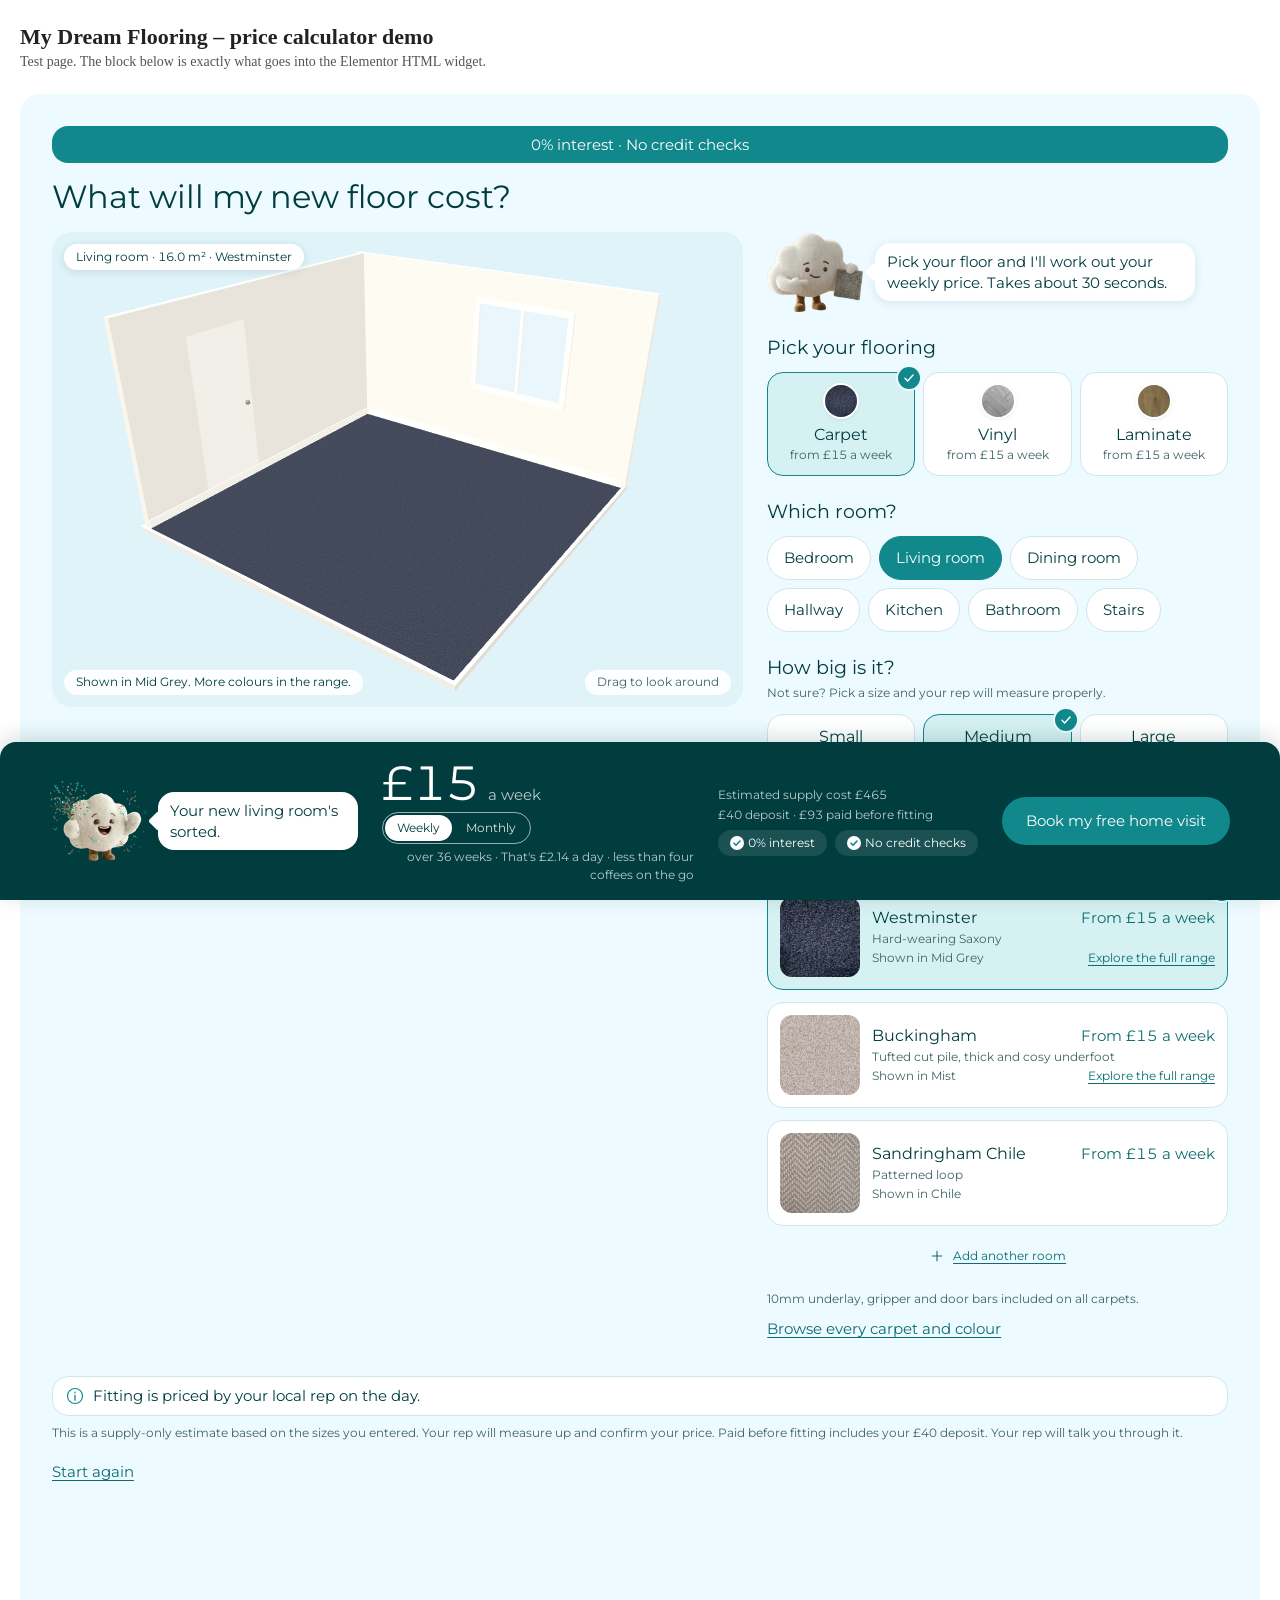
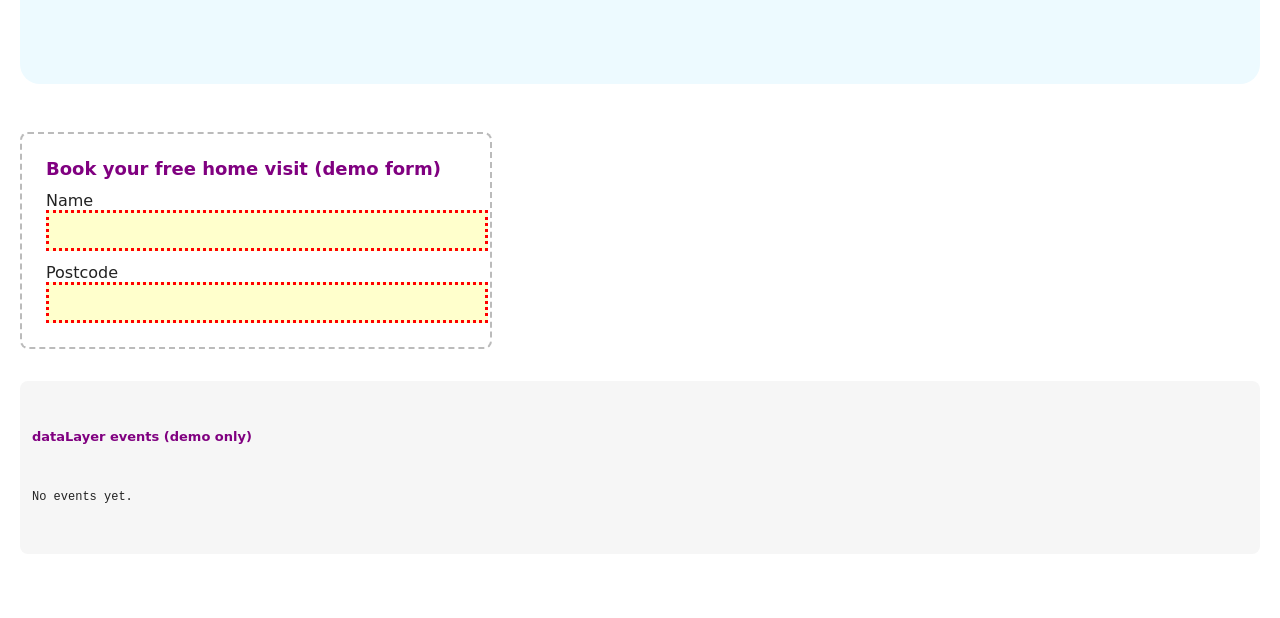
<file: index.html>
<!doctype html>
<html lang="en-GB">
<head>
  <meta charset="utf-8">
  <meta name="viewport" content="width=device-width, initial-scale=1">
  <title>MDF Price Calculator – demo</title>
  <meta name="robots" content="noindex">
  <style>
    /* Demo page styles only. The calculator does not depend on any of this. */
    body { margin: 0; font-family: Georgia, serif; background: #fff; color: #222; }
    .demo-wrap { padding: 24px 16px 64px; max-width: 1240px; margin: 0 auto; }
    .demo-head h1 { font-size: 22px; margin: 0 0 4px; }
    .demo-head p { margin: 0 0 24px; color: #555; font-size: 14px; }
    .demo-log { margin-top: 32px; font: 12px/1.5 ui-monospace, Menlo, Consolas, monospace; background: #f6f6f6; border-radius: 8px; padding: 12px; max-height: 260px; overflow: auto; white-space: pre-wrap; word-break: break-word; }
    .demo-booking { margin-top: 48px; padding: 24px; border: 2px dashed #bbb; border-radius: 8px; font-family: system-ui, sans-serif; display: grid; gap: 12px; max-width: 420px; }
    .demo-booking h2 { margin: 0; font-size: 18px; }
    .demo-booking input { display: block; width: 100%; padding: 8px; font: inherit; }
    .demo-log h2 { font: 600 13px system-ui, sans-serif; margin: 0 0 8px; }

    /* Deliberately aggressive "theme" rules, like a WordPress theme or Elementor
       kit might have. If the calculator's scoping works, none of this shows up
       inside it. */
    button, [type="button"] { background: #c00; color: #ff0; font-weight: 700; text-transform: uppercase; border: 3px solid #000; padding: 20px; }
    input, select { border: 3px dotted red; background: #ffc; font-family: "Comic Sans MS", cursive; }
    h2, h3 { font-weight: 800; color: purple; margin: 2em 0; }
    ul li { list-style: square; margin-left: 2em; }
    a { color: red; font-weight: 700; }
  </style>
</head>
<body>
  <div class="demo-wrap">
    <header class="demo-head">
      <h1>My Dream Flooring – price calculator demo</h1>
      <p>Test page. The block below is exactly what goes into the Elementor HTML widget.</p>
    </header>

    <!-- ===== Elementor HTML widget contents start ===== -->
    <div id="mdf-price-calculator"></div>
    <link rel="stylesheet" href="price-calculator.css">
    <script src="price-calculator.js" defer></script>
    <!-- ===== Elementor HTML widget contents end ===== -->

    <!-- Demo only: stands in for the inline booking form on the live page (CSS ID mdfc-booking) -->
    <section id="mdfc-booking" class="demo-booking" aria-label="Book a free home visit (demo form)">
      <h2>Book your free home visit (demo form)</h2>
      <label>Name <input type="text" name="name" autocomplete="name"></label>
      <label>Postcode <input type="text" name="postcode" autocomplete="postal-code"></label>
    </section>

    <section class="demo-log" aria-label="Tracking log">
      <h2>dataLayer events (demo only)</h2>
      <div id="demo-log-body">No events yet.</div>
    </section>
  </div>

  <script>
    // Demo only: show what the calculator pushes to window.dataLayer.
    // Hotjar (window.hj) is intentionally NOT loaded, to prove it's optional.
    (function () {
      var out = document.getElementById("demo-log-body");
      var first = true;
      window.dataLayer = window.dataLayer || [];
      var push = window.dataLayer.push;
      window.dataLayer.push = function (obj) {
        if (first) { out.textContent = ""; first = false; }
        out.textContent = JSON.stringify(obj) + "\n" + out.textContent;
        return push.apply(window.dataLayer, arguments);
      };
    })();
  </script>
</body>
</html>
</file>
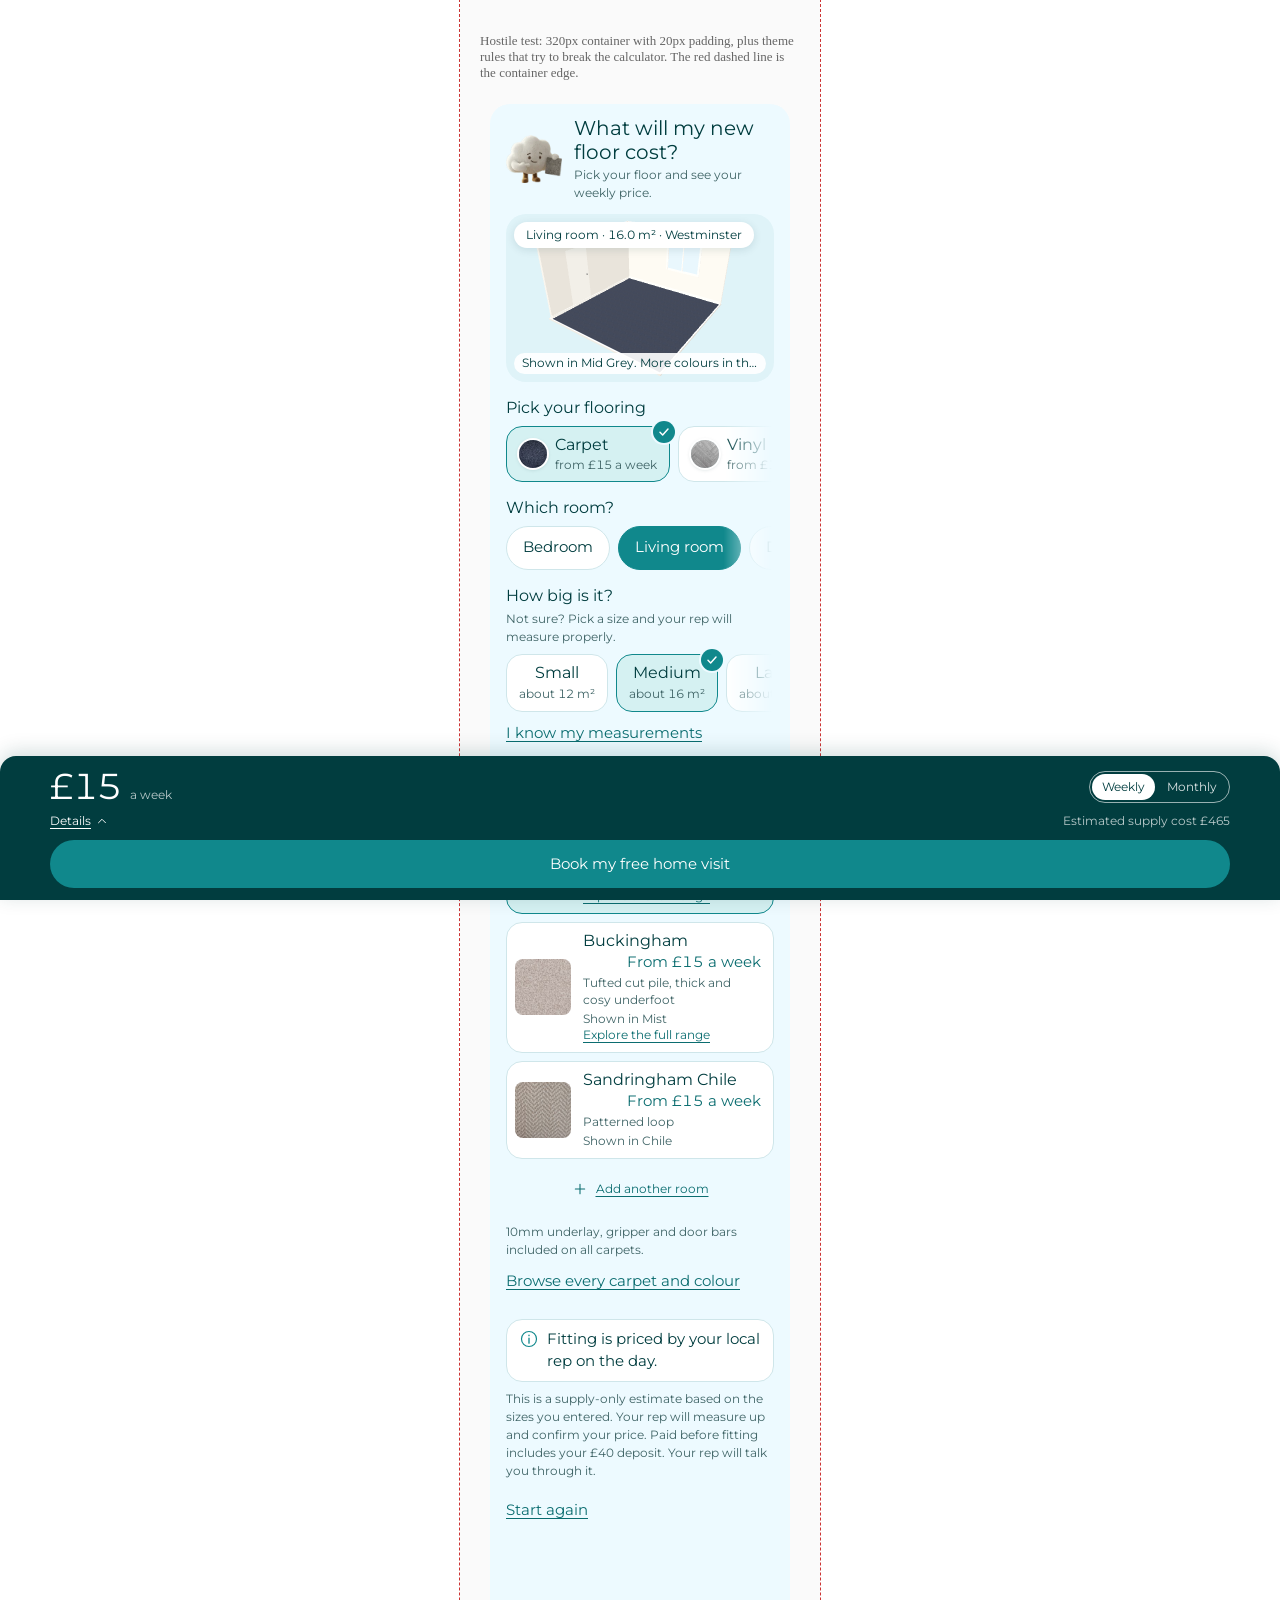
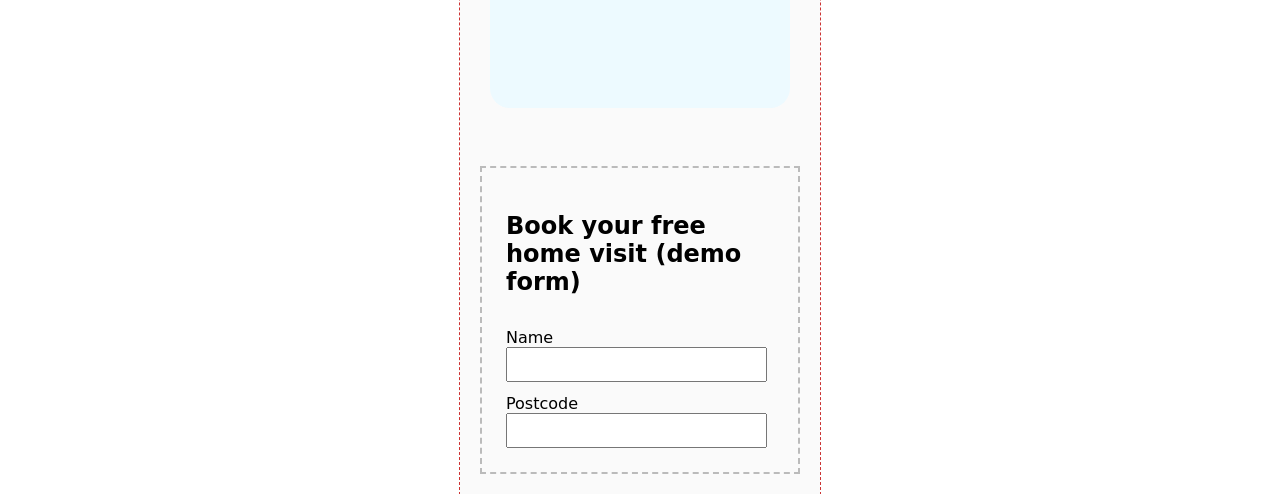
<file: test-mobile.html>
<!doctype html>
<html lang="en-GB">
<head>
  <meta charset="utf-8">
  <meta name="viewport" content="width=device-width, initial-scale=1">
  <title>MDF Price Calculator – hostile mobile test</title>
  <meta name="robots" content="noindex">
  <style>
    /* Test page only. The calculator sits in a 320px container with 20px padding,
       like a theme / Elementor column on a phone, and these deliberately hostile
       rules try to leak in. Nothing should overflow or be cut off. */
    * { box-sizing: content-box }
    div { padding: 10px }
    button { min-width: 200px }
    p { margin: 1em 0 }
    body { margin: 0; font-family: Georgia, serif; background: #fff; }
    .test-wrap { width: 320px; max-width: 100%; padding: 20px; margin: 0 auto; background: #fafafa; outline: 1px dashed #c33; }
    .test-wrap > p { font-size: 13px; color: #666; }
    .demo-booking { margin-top: 48px; padding: 24px; border: 2px dashed #bbb; display: grid; gap: 12px; font-family: system-ui, sans-serif; }
    .demo-booking input { display: block; width: 90%; padding: 8px; }
  </style>
</head>
<body>
  <div class="test-wrap">
    <p>Hostile test: 320px container with 20px padding, plus theme rules that try to break the calculator. The red dashed line is the container edge.</p>
    <div id="mdf-price-calculator"></div>
    <link rel="stylesheet" href="price-calculator.css">
    <script src="price-calculator.js" defer></script>

    <section id="mdfc-booking" class="demo-booking" aria-label="Book a free home visit (demo form)">
      <h2>Book your free home visit (demo form)</h2>
      <label>Name <input type="text" name="name"></label>
      <label>Postcode <input type="text" name="postcode"></label>
    </section>
  </div>
</body>
</html>
</file>
<file: price-calculator.css>
/* My Dream Flooring – Price Calculator (3D room preview)
 * Everything is scoped under #mdf-price-calculator so theme / Elementor
 * styles can't leak in and these styles can't leak out.
 *
 * Design tokens (use these, not one-off values):
 *   spacing   4 8 12 16 24 32           --mdfc-s1 … --mdfc-s6
 *   radius    cards 16, pills/buttons 999, 3D stage 20
 *   type      title, question, card title, body, small, big figure
 */

/* ---------- Tokens ---------- */
#mdf-price-calculator {
  --mdfc-bg: #edfaff;
  --mdfc-surface: #ffffff;
  --mdfc-ink: #013D3F;
  --mdfc-ink-soft: #3f6466;
  --mdfc-teal: #10888c;
  --mdfc-teal-dark: #0b6d70;
  --mdfc-teal-soft: #d5f1f2;
  --mdfc-line: #cfe6ea;
  --mdfc-stage: #dff3f8;
  --mdfc-bar: #013D3F;
  --mdfc-bar-soft: rgba(255, 255, 255, 0.72);
  --mdfc-focus: 0 0 0 2px #ffffff, 0 0 0 4px #10888c;

  --mdfc-s1: 4px;
  --mdfc-s2: 8px;
  --mdfc-s3: 12px;
  --mdfc-s4: 16px;
  --mdfc-s5: 24px;
  --mdfc-s6: 32px;

  --mdfc-r-card: 16px;
  --mdfc-r-pill: 999px;
  --mdfc-r-stage: 20px;

  --mdfc-fs-title: 26px;
  --mdfc-fs-q: 19px;
  --mdfc-fs-card: 16px;
  --mdfc-fs-body: 15px;
  --mdfc-fs-small: 12px;
  --mdfc-fs-figure: 40px;

  --mdfc-nimbus: 72px;
  --mdfc-ease: cubic-bezier(0.2, 0.7, 0.3, 1);

  display: block;
  box-sizing: border-box;
  width: 100%;
  max-width: 100%;
  min-width: 0;
  margin-left: 0;
  margin-right: 0;
  overflow-x: clip; /* nothing inside can push past the calculator's edges */
  /* Inherited from the page otherwise: a theme's break-all would split words */
  word-break: normal;
  overflow-wrap: normal;
  hyphens: manual;
  font-family: "Montserrat", "Helvetica Neue", Arial, sans-serif;
  font-size: var(--mdfc-fs-body);
  font-weight: 400;
  line-height: 1.5;
  color: var(--mdfc-ink);
  text-align: left;
  -webkit-text-size-adjust: 100%;
  -webkit-font-smoothing: antialiased;
}

/* ---------- Reset (inside the container only) ---------- */
#mdf-price-calculator *,
#mdf-price-calculator *::before,
#mdf-price-calculator *::after {
  box-sizing: border-box;
  margin: 0;
  padding: 0;
  border: 0;
  font-family: inherit;
  font-size: inherit;
  font-weight: 400;
  font-style: normal;
  line-height: inherit;
  color: inherit;
  letter-spacing: normal;
  text-transform: none;
  text-decoration: none;
  text-shadow: none;
  box-shadow: none;
  background: none;
  float: none;
  min-height: 0;
  outline: none;
  transition: none;
  white-space: normal;
  overflow-wrap: normal;
}
/* Theme / Elementor resets: these elements get nothing from outside */
#mdf-price-calculator div,
#mdf-price-calculator p,
#mdf-price-calculator h1,
#mdf-price-calculator h2,
#mdf-price-calculator h3,
#mdf-price-calculator h4,
#mdf-price-calculator h5,
#mdf-price-calculator h6,
#mdf-price-calculator button,
#mdf-price-calculator input,
#mdf-price-calculator img,
#mdf-price-calculator a,
#mdf-price-calculator label,
#mdf-price-calculator span,
#mdf-price-calculator ul,
#mdf-price-calculator li {
  box-sizing: border-box;
  margin: 0;
  padding: 0;
  width: auto;
  min-width: 0;
  max-width: 100%;
  border: 0;
  line-height: inherit;
}
/* Flex and grid children that hold text may shrink and wrap */
#mdf-price-calculator .mdfc-guide > *,
#mdf-price-calculator .mdfc-head > *,
#mdf-price-calculator .mdfc-roomtab > *,
#mdf-price-calculator .mdfc-range-body,
#mdf-price-calculator .mdfc-range-l1 > *,
#mdf-price-calculator .mdfc-range-l3 > *,
#mdf-price-calculator .mdfc-bar-in > *,
#mdf-price-calculator .mdfc-pay > *,
#mdf-price-calculator .mdfc-facts > * { min-width: 0; }
/* Names and headings wrap between words only, never mid-word */
#mdf-price-calculator .mdfc-range-l1 > .mdfc-range-name,
#mdf-price-calculator .mdfc-product-name,
#mdf-price-calculator .mdfc-roomtab-name { min-width: auto; hyphens: none; }
#mdf-price-calculator ul,
#mdf-price-calculator ol { list-style: none; }
#mdf-price-calculator li::before,
#mdf-price-calculator li::marker { content: none; }
#mdf-price-calculator img,
#mdf-price-calculator svg { display: block; max-width: 100%; height: auto; }
#mdf-price-calculator input[type="radio"] { position: absolute; opacity: 0; width: 1px; height: 1px; }
#mdf-price-calculator button,
#mdf-price-calculator input,
#mdf-price-calculator a {
  -webkit-appearance: none;
  appearance: none;
  border-radius: 0;
  cursor: pointer;
  width: auto;
  height: auto;
  min-width: 0;
  max-width: none;
  vertical-align: middle;
  -webkit-tap-highlight-color: transparent;
}
#mdf-price-calculator [hidden] { display: none !important; }
#mdf-price-calculator h1,
#mdf-price-calculator h2,
#mdf-price-calculator h3,
#mdf-price-calculator strong,
#mdf-price-calculator b { font-weight: 400; }
#mdf-price-calculator :focus-visible { box-shadow: var(--mdfc-focus); outline: 2px solid transparent; }
#mdf-price-calculator .mdfc-visually-hidden {
  position: absolute; width: 1px; height: 1px; margin: -1px; padding: 0; overflow: hidden;
  clip: rect(0 0 0 0); clip-path: inset(50%); white-space: nowrap; border: 0;
}

/* ---------- Shell ---------- */
#mdf-price-calculator .mdfc-app {
  position: relative;
  background: var(--mdfc-bg);
  border-radius: var(--mdfc-r-stage);
  padding: var(--mdfc-s4) var(--mdfc-s4) 0;
}
#mdf-price-calculator .mdfc-app.is-wide {
  --mdfc-fs-title: 32px;
  --mdfc-fs-figure: 48px;
  --mdfc-nimbus: 96px;
  padding: var(--mdfc-s6) var(--mdfc-s6) 0;
}
#mdf-price-calculator .mdfc-finance-slim {
  margin: 0 0 var(--mdfc-s4);
  padding: var(--mdfc-s2) var(--mdfc-s4);
  background: var(--mdfc-teal);
  color: #ffffff;
  border-radius: var(--mdfc-r-card);
  font-size: var(--mdfc-fs-body);
  line-height: 1.4;
  text-align: center;
}
#mdf-price-calculator .mdfc-head { display: flex; align-items: center; gap: var(--mdfc-s3); margin: 0 0 var(--mdfc-s4); }
#mdf-price-calculator .mdfc-head-nimbus,
#mdf-price-calculator .mdfc-head-sub { display: none; }
#mdf-price-calculator .mdfc-head-text { flex: 1 1 auto; }
#mdf-price-calculator .mdfc-title {
  font-family: var(--mdfc-display, "Montserrat", sans-serif);
  font-size: var(--mdfc-fs-title);
  line-height: 1.15;
}
#mdf-price-calculator .mdfc-main {
  display: grid; grid-template-columns: minmax(0, 1fr); gap: var(--mdfc-s5); align-items: start;
  overflow-x: clip; /* keeps the slide-in from causing sideways scroll */
}
#mdf-price-calculator .mdfc-app.is-wide .mdfc-main { grid-template-columns: minmax(0, 1.5fr) minmax(0, 1fr); }
#mdf-price-calculator .mdfc-app.is-wide .mdfc-stage-col { position: sticky; top: var(--mdfc-s4); }

/* ---------- 3D stage ---------- */
#mdf-price-calculator .mdfc-stage {
  position: relative;
  background: var(--mdfc-stage);
  border-radius: var(--mdfc-r-stage);
  overflow: hidden;
  aspect-ratio: 16 / 11;
  touch-action: pan-y;
  cursor: grab;
  -webkit-user-select: none;
  user-select: none;
}
#mdf-price-calculator .mdfc-app:not(.is-wide) .mdfc-stage { aspect-ratio: 4 / 3; }
#mdf-price-calculator .mdfc-stage:active { cursor: grabbing; }
#mdf-price-calculator .mdfc-stage.is-fallback { cursor: default; }
#mdf-price-calculator .mdfc-canvas { display: block; width: 100%; height: 100%; }
#mdf-price-calculator .mdfc-stage-label {
  position: absolute; left: var(--mdfc-s3); top: var(--mdfc-s3); width: max-content; max-width: calc(100% - var(--mdfc-s5));
  padding: var(--mdfc-s1) var(--mdfc-s3); border-radius: var(--mdfc-r-pill);
  background: var(--mdfc-surface); color: var(--mdfc-ink); font-size: var(--mdfc-fs-small); line-height: 1.5;
  font-variant-numeric: tabular-nums; box-shadow: 0 2px 8px rgba(1, 61, 63, 0.12);
}
#mdf-price-calculator .mdfc-stage-foot {
  position: absolute; left: var(--mdfc-s3); right: var(--mdfc-s3); bottom: var(--mdfc-s3);
  display: flex; align-items: flex-end; justify-content: space-between; gap: var(--mdfc-s2); pointer-events: none;
}
#mdf-price-calculator .mdfc-stage-hint,
#mdf-price-calculator .mdfc-stage-note {
  padding: var(--mdfc-s1) var(--mdfc-s3); font-size: var(--mdfc-fs-small); line-height: 1.4;
  background: rgba(255, 255, 255, 0.9);
}
#mdf-price-calculator .mdfc-stage-note { min-width: 0; color: var(--mdfc-ink); border-radius: var(--mdfc-r-card); }
#mdf-price-calculator .mdfc-stage-hint {
  flex: none; margin-left: auto; white-space: nowrap; color: var(--mdfc-ink-soft); border-radius: var(--mdfc-r-pill);
}
#mdf-price-calculator .mdfc-app:not(.is-wide) .mdfc-stage.has-note .mdfc-stage-hint { display: none; }
#mdf-price-calculator .mdfc-stage-loading {
  position: absolute; inset: 0; display: grid; place-items: center; padding: var(--mdfc-s4);
  background: var(--mdfc-stage); z-index: 2;
}
#mdf-price-calculator .mdfc-stage-fallback {
  position: absolute; inset: 0; display: grid; place-items: center; align-content: center; gap: var(--mdfc-s3);
  padding: var(--mdfc-s6) var(--mdfc-s5) var(--mdfc-s5); text-align: center; color: var(--mdfc-ink-soft); font-size: var(--mdfc-fs-body);
}
#mdf-price-calculator .mdfc-stage-swatch {
  width: 112px; height: 112px; border-radius: var(--mdfc-r-card); background-size: cover; background-position: center;
  box-shadow: 0 2px 12px rgba(1, 61, 63, 0.15);
}

/* ---------- Nimbus guide + speech bubble ---------- */
#mdf-price-calculator .mdfc-guide { display: flex; align-items: center; gap: var(--mdfc-s3); }
#mdf-price-calculator .mdfc-guide-img { flex: none; width: var(--mdfc-nimbus); height: auto; }
#mdf-price-calculator .mdfc-bubble {
  position: relative; min-width: 0; max-width: 320px;
  padding: var(--mdfc-s2) var(--mdfc-s3); border-radius: var(--mdfc-r-card);
  background: var(--mdfc-surface); color: var(--mdfc-ink); font-size: var(--mdfc-fs-body); line-height: 1.4;
  box-shadow: 0 2px 10px rgba(1, 61, 63, 0.1);
}
#mdf-price-calculator .mdfc-bubble::before {
  content: ""; position: absolute; left: -7px; top: 50%; width: 14px; height: 14px; margin-top: -7px;
  background: var(--mdfc-surface); transform: rotate(45deg); border-radius: 2px;
}
#mdf-price-calculator .mdfc-guide.no-img .mdfc-bubble::before { display: none; }
#mdf-price-calculator .mdfc-guide.is-new .mdfc-guide-img { animation: mdfc-bob 300ms var(--mdfc-ease) both; }
#mdf-price-calculator .mdfc-guide.is-new .mdfc-bubble { animation: mdfc-fade 300ms ease-out 80ms both; }
@keyframes mdfc-bob { from { opacity: 0; transform: scale(0.7) translateY(6px); } to { opacity: 1; transform: none; } }
@keyframes mdfc-fade { from { opacity: 0; transform: translateX(-6px); } to { opacity: 1; transform: none; } }
#mdf-price-calculator .mdfc-celebrate { margin-bottom: var(--mdfc-s2); }

/* ---------- Panel ---------- */
#mdf-price-calculator .mdfc-panel { display: grid; gap: var(--mdfc-s5); min-width: 0; }
#mdf-price-calculator .mdfc-panel.mdfc-slide-r { animation: mdfc-in-r 250ms ease-out; }
#mdf-price-calculator .mdfc-panel.mdfc-slide-l { animation: mdfc-in-l 250ms ease-out; }
@keyframes mdfc-in-r { from { opacity: 0; transform: translateX(32px); } to { opacity: 1; transform: none; } }
@keyframes mdfc-in-l { from { opacity: 0; transform: translateX(-32px); } to { opacity: 1; transform: none; } }

/* Step questions */
#mdf-price-calculator .mdfc-h {
  font-family: var(--mdfc-display, "Montserrat", sans-serif);
  font-size: var(--mdfc-fs-q); line-height: 1.25; color: var(--mdfc-ink); margin: 0 0 var(--mdfc-s3);
}
#mdf-price-calculator .mdfc-h--gap { margin-top: var(--mdfc-s5); }
#mdf-price-calculator .mdfc-help { font-size: var(--mdfc-fs-small); color: var(--mdfc-ink-soft); margin: calc(-1 * var(--mdfc-s2)) 0 var(--mdfc-s3); }
#mdf-price-calculator .mdfc-help.mdfc-help-after { margin: var(--mdfc-s2) 0 0; }

/* Shared card / button feel: press, hover lift, selected tick */
#mdf-price-calculator .mdfc-roomtab-btn,
#mdf-price-calculator .mdfc-sizebtn,
#mdf-price-calculator .mdfc-product,
#mdf-price-calculator .mdfc-range,
#mdf-price-calculator .mdfc-pill,
#mdf-price-calculator .mdfc-btn,
#mdf-price-calculator .mdfc-addroom,
#mdf-price-calculator .mdfc-roomtab-x,
#mdf-price-calculator .mdfc-cta,
#mdf-price-calculator .mdfc-bar-toggle {
  position: relative;
  transition: transform 150ms var(--mdfc-ease), box-shadow 150ms var(--mdfc-ease), border-color 150ms, background-color 150ms;
}
#mdf-price-calculator .mdfc-roomtab-btn:active,
#mdf-price-calculator .mdfc-sizebtn:active,
#mdf-price-calculator .mdfc-product:active,
#mdf-price-calculator .mdfc-range:active,
#mdf-price-calculator .mdfc-pill:active,
#mdf-price-calculator .mdfc-btn:active,
#mdf-price-calculator .mdfc-addroom:active,
#mdf-price-calculator .mdfc-roomtab-x:active,
#mdf-price-calculator .mdfc-cta:active,
#mdf-price-calculator .mdfc-bar-toggle:active { transform: scale(0.98); }
@media (hover: hover) and (pointer: fine) {
  #mdf-price-calculator .mdfc-roomtab-btn:hover,
  #mdf-price-calculator .mdfc-sizebtn:hover,
  #mdf-price-calculator .mdfc-product:hover,
  #mdf-price-calculator .mdfc-range:hover,
  #mdf-price-calculator .mdfc-pill:hover,
  #mdf-price-calculator .mdfc-btn:hover,
  #mdf-price-calculator .mdfc-addroom:hover,
  #mdf-price-calculator .mdfc-cta:hover {
    transform: translateY(-2px); box-shadow: 0 6px 16px rgba(1, 61, 63, 0.12);
  }
  #mdf-price-calculator .mdfc-roomtab-btn:active,
  #mdf-price-calculator .mdfc-sizebtn:active,
  #mdf-price-calculator .mdfc-product:active,
  #mdf-price-calculator .mdfc-range:active,
  #mdf-price-calculator .mdfc-pill:active,
  #mdf-price-calculator .mdfc-btn:active,
  #mdf-price-calculator .mdfc-addroom:active,
  #mdf-price-calculator .mdfc-cta:active { transform: scale(0.98); box-shadow: none; }
}
#mdf-price-calculator .mdfc-roomtab.is-on .mdfc-roomtab-btn::after,
#mdf-price-calculator .mdfc-sizebtn[aria-pressed="true"]::after,
#mdf-price-calculator .mdfc-product[aria-pressed="true"]::after,
#mdf-price-calculator .mdfc-range.is-on::after {
  content: ""; position: absolute; top: -6px; right: -6px; width: 22px; height: 22px; border-radius: 50%;
  background: #10888c url("data:image/svg+xml,%3Csvg xmlns='http://www.w3.org/2000/svg' viewBox='0 0 24 24'%3E%3Cpath d='M6 12.5l4 4 8-9' fill='none' stroke='%23fff' stroke-width='2.2' stroke-linecap='round' stroke-linejoin='round'/%3E%3C/svg%3E") center / 16px no-repeat;
  box-shadow: 0 0 0 2px var(--mdfc-bg);
}

/* Rooms list */
#mdf-price-calculator .mdfc-roomtabs { display: grid; gap: var(--mdfc-s2); }
#mdf-price-calculator .mdfc-roomtab { display: flex; align-items: stretch; gap: var(--mdfc-s2); }
#mdf-price-calculator .mdfc-roomtab-btn {
  flex: 1; display: grid; gap: 2px; text-align: left; min-height: 56px; padding: var(--mdfc-s2) var(--mdfc-s4);
  background: var(--mdfc-surface); border: 1.5px solid var(--mdfc-line); border-radius: var(--mdfc-r-card); color: var(--mdfc-ink);
}
#mdf-price-calculator .mdfc-roomtab-btn:hover { border-color: var(--mdfc-teal); }
#mdf-price-calculator .mdfc-roomtab.is-on .mdfc-roomtab-btn { border-color: var(--mdfc-teal); background: var(--mdfc-teal-soft); }
#mdf-price-calculator .mdfc-roomtab-name { font-size: var(--mdfc-fs-card); }
#mdf-price-calculator .mdfc-roomtab-meta,
#mdf-price-calculator .mdfc-roomtab-shown { font-size: var(--mdfc-fs-small); color: var(--mdfc-ink-soft); font-variant-numeric: tabular-nums; }
#mdf-price-calculator .mdfc-roomtab-x {
  flex: none; display: flex; align-items: center; justify-content: center; align-self: center; width: 44px; height: 44px;
  border-radius: var(--mdfc-r-pill); color: var(--mdfc-ink-soft); background: var(--mdfc-surface); border: 1.5px solid var(--mdfc-line);
}
#mdf-price-calculator .mdfc-roomtab-x:hover { color: var(--mdfc-ink); border-color: var(--mdfc-teal); }
#mdf-price-calculator .mdfc-roomtab-x svg { width: 16px; height: 16px; }
#mdf-price-calculator .mdfc-addroom {
  display: flex; align-items: center; justify-content: center; gap: var(--mdfc-s2); width: 100%; min-height: 44px; margin: var(--mdfc-s2) 0 0;
  padding: var(--mdfc-s2) 0; border-radius: var(--mdfc-r-pill); color: var(--mdfc-teal-dark); font-size: var(--mdfc-fs-small);
  text-decoration: underline; text-underline-offset: 3px;
}
#mdf-price-calculator .mdfc-addroom:hover { color: var(--mdfc-ink); background: rgba(255, 255, 255, 0.6); }
#mdf-price-calculator .mdfc-addroom svg,
#mdf-price-calculator .mdfc-btn svg { width: 16px; height: 16px; flex: none; }
#mdf-price-calculator .mdfc-minorder {
  display: grid; gap: var(--mdfc-s3); margin-top: var(--mdfc-s3); padding: var(--mdfc-s3) var(--mdfc-s4);
  border-radius: var(--mdfc-r-card); background: #fff5e6;
}
#mdf-price-calculator .mdfc-minorder-note { font-size: var(--mdfc-fs-small); color: #6b3d00; }
#mdf-price-calculator .mdfc-btn {
  display: flex; align-items: center; justify-content: center; gap: var(--mdfc-s2); width: 100%; min-height: 48px;
  padding: var(--mdfc-s2) var(--mdfc-s4); border-radius: var(--mdfc-r-pill); font-size: var(--mdfc-fs-body); border: 1.5px solid transparent;
}
#mdf-price-calculator .mdfc-btn--outline { background: var(--mdfc-surface); border-color: var(--mdfc-teal); color: var(--mdfc-ink); }
#mdf-price-calculator .mdfc-btn--outline:hover { background: var(--mdfc-teal-soft); }

/* Room type pills */
#mdf-price-calculator .mdfc-pills { display: flex; flex-wrap: wrap; gap: var(--mdfc-s2); }
#mdf-price-calculator .mdfc-pill {
  min-height: 44px; padding: var(--mdfc-s2) var(--mdfc-s4); font-size: var(--mdfc-fs-body); color: var(--mdfc-ink);
  background: var(--mdfc-surface); border: 1.5px solid var(--mdfc-line); border-radius: var(--mdfc-r-pill);
}
#mdf-price-calculator .mdfc-pill:hover { border-color: var(--mdfc-teal); }
#mdf-price-calculator .mdfc-pill[aria-pressed="true"] { background: var(--mdfc-teal); border-color: var(--mdfc-teal); color: #ffffff; }

/* Size cards */
#mdf-price-calculator .mdfc-sizes { display: grid; grid-template-columns: repeat(3, minmax(0, 1fr)); gap: var(--mdfc-s2); }
#mdf-price-calculator .mdfc-sizebtn {
  display: grid; gap: 2px; align-content: center; text-align: center; min-height: 64px; padding: var(--mdfc-s3) var(--mdfc-s2);
  color: var(--mdfc-ink); background: var(--mdfc-surface); border: 1.5px solid var(--mdfc-line); border-radius: var(--mdfc-r-card);
}
#mdf-price-calculator .mdfc-sizebtn:hover { border-color: var(--mdfc-teal); }
#mdf-price-calculator .mdfc-sizebtn[aria-pressed="true"] { border-color: var(--mdfc-teal); background: var(--mdfc-teal-soft); }
#mdf-price-calculator .mdfc-s1 { font-size: var(--mdfc-fs-card); line-height: 1.25; }
#mdf-price-calculator .mdfc-s2 { font-size: var(--mdfc-fs-small); color: var(--mdfc-ink-soft); font-variant-numeric: tabular-nums; }
#mdf-price-calculator .mdfc-linkbtn {
  display: inline-flex; align-items: center; min-height: 44px; padding: var(--mdfc-s1) 0; font-size: var(--mdfc-fs-body);
  color: var(--mdfc-teal-dark); text-decoration: underline; text-underline-offset: 3px; border-radius: 4px;
}
#mdf-price-calculator .mdfc-measure { display: grid; gap: var(--mdfc-s3); margin-top: var(--mdfc-s1); }
#mdf-price-calculator .mdfc-slider { display: grid; gap: var(--mdfc-s1); }
#mdf-price-calculator .mdfc-slider-head { display: flex; justify-content: space-between; font-size: var(--mdfc-fs-body); }
#mdf-price-calculator .mdfc-slider-head output { font-variant-numeric: tabular-nums; color: var(--mdfc-teal-dark); }
#mdf-price-calculator input[type="range"] {
  -webkit-appearance: none; appearance: none; width: 100%; height: 44px; background: transparent; cursor: pointer;
}
#mdf-price-calculator input[type="range"]::-webkit-slider-runnable-track { height: 6px; border-radius: var(--mdfc-r-pill); background: var(--mdfc-line); }
#mdf-price-calculator input[type="range"]::-moz-range-track { height: 6px; border-radius: var(--mdfc-r-pill); background: var(--mdfc-line); }
#mdf-price-calculator input[type="range"]::-webkit-slider-thumb {
  -webkit-appearance: none; appearance: none; width: 24px; height: 24px; margin-top: -9px; border-radius: 50%;
  background: var(--mdfc-teal); border: 3px solid #ffffff; box-shadow: 0 1px 4px rgba(1, 61, 63, 0.3);
}
#mdf-price-calculator input[type="range"]::-moz-range-thumb {
  width: 20px; height: 20px; border-radius: 50%; background: var(--mdfc-teal); border: 3px solid #ffffff; box-shadow: 0 1px 4px rgba(1, 61, 63, 0.3);
}
#mdf-price-calculator input[type="range"]:focus-visible { box-shadow: none; }
#mdf-price-calculator input[type="range"]:focus-visible::-webkit-slider-thumb { box-shadow: var(--mdfc-focus); }
#mdf-price-calculator input[type="range"]:focus-visible::-moz-range-thumb { box-shadow: var(--mdfc-focus); }

/* Product cards (compact, with a round swatch) */
#mdf-price-calculator .mdfc-products { display: grid; grid-template-columns: repeat(3, minmax(0, 1fr)); gap: var(--mdfc-s2); }
#mdf-price-calculator .mdfc-product {
  display: grid; justify-items: center; align-content: center; gap: var(--mdfc-s1); text-align: center; min-height: 64px;
  padding: var(--mdfc-s3) var(--mdfc-s2); color: var(--mdfc-ink); background: var(--mdfc-surface);
  border: 1.5px solid var(--mdfc-line); border-radius: var(--mdfc-r-card);
}
#mdf-price-calculator .mdfc-product:hover { border-color: var(--mdfc-teal); }
#mdf-price-calculator .mdfc-product[aria-pressed="true"] { border-color: var(--mdfc-teal); background: var(--mdfc-teal-soft); }
#mdf-price-calculator .mdfc-product-swatch {
  display: block; width: 32px; height: 32px; border-radius: 50%; overflow: hidden; background: var(--mdfc-line);
  box-shadow: 0 0 0 2px #ffffff, 0 1px 4px rgba(1, 61, 63, 0.25); margin-bottom: var(--mdfc-s1);
}
#mdf-price-calculator .mdfc-product-swatch img { width: 32px; height: 32px; object-fit: cover; }
#mdf-price-calculator .mdfc-product-text { display: grid; gap: 2px; min-width: 0; }
#mdf-price-calculator .mdfc-product-name { font-size: var(--mdfc-fs-card); line-height: 1.25; }
#mdf-price-calculator .mdfc-product-from { font-size: var(--mdfc-fs-small); color: var(--mdfc-ink-soft); line-height: 1.35; font-variant-numeric: tabular-nums; }

/* Range cards: radio options. Line 1 name + weekly price, line 2 tagline,
   line 3 "Shown in …" + "Explore the full range". */
#mdf-price-calculator .mdfc-ranges { display: grid; gap: var(--mdfc-s3); }
#mdf-price-calculator .mdfc-card { display: block; position: relative; }
#mdf-price-calculator .mdfc-range {
  position: relative; display: grid; grid-template-columns: 80px minmax(0, 1fr); gap: var(--mdfc-s3); align-items: center; width: 100%;
  padding: var(--mdfc-s3); color: var(--mdfc-ink); cursor: pointer;
  background: var(--mdfc-surface); border: 1.5px solid var(--mdfc-line); border-radius: var(--mdfc-r-card);
}
#mdf-price-calculator .mdfc-range:hover { border-color: var(--mdfc-teal); }
#mdf-price-calculator .mdfc-range.is-on { border-color: var(--mdfc-teal); background: var(--mdfc-teal-soft); }
#mdf-price-calculator .mdfc-range:has(input:focus-visible) { box-shadow: var(--mdfc-focus); }
#mdf-price-calculator .mdfc-thumb { display: block; width: 80px; height: 80px; border-radius: var(--mdfc-s3); overflow: hidden; background: var(--mdfc-bg); }
#mdf-price-calculator .mdfc-thumb img { width: 100%; height: 100%; object-fit: cover; }
#mdf-price-calculator .mdfc-thumb-empty {
  display: flex; align-items: center; justify-content: center; width: 100%; height: 100%; color: rgba(1, 61, 63, 0.35);
  background: repeating-linear-gradient(45deg, rgba(16, 136, 140, 0.07) 0 6px, transparent 6px 12px), var(--mdfc-bg);
}
#mdf-price-calculator .mdfc-thumb-empty svg { width: 28px; height: 28px; }
#mdf-price-calculator .mdfc-range-body { display: grid; gap: 2px; }
/* Name and price share a line; if they can't both fit, the price drops below (right-aligned) rather than overflowing */
#mdf-price-calculator .mdfc-range-l1 { display: flex; flex-wrap: wrap; align-items: baseline; justify-content: space-between; column-gap: var(--mdfc-s2); row-gap: 0; }
#mdf-price-calculator .mdfc-range-name {
  font-family: var(--mdfc-display, "Montserrat", sans-serif); font-size: var(--mdfc-fs-card); line-height: 1.25;
}
#mdf-price-calculator .mdfc-range-ppm {
  flex: none; margin-left: auto; font-size: var(--mdfc-fs-body); color: var(--mdfc-teal-dark); white-space: nowrap; font-variant-numeric: tabular-nums;
}
#mdf-price-calculator .mdfc-range-sub { font-size: var(--mdfc-fs-small); color: var(--mdfc-ink-soft); line-height: 1.4; }
#mdf-price-calculator .mdfc-range-l3 {
  display: flex; flex-wrap: wrap; align-items: center; justify-content: space-between; column-gap: var(--mdfc-s2); row-gap: 0;
  font-size: var(--mdfc-fs-small); line-height: 1.4;
}
/* "Shown in …" keeps its full colour name; if it and the link don't fit side by side, the link drops below */
#mdf-price-calculator .mdfc-shown { flex: 0 1 auto; color: var(--mdfc-ink-soft); }
#mdf-price-calculator .mdfc-colours {
  flex: none; display: inline-flex; align-items: center; min-height: 44px; margin: -14px 0; padding: 0; /* 44px tap target, no extra height */
  color: var(--mdfc-teal-dark); white-space: nowrap; text-decoration: underline; text-underline-offset: 3px; border-radius: 4px;
}
#mdf-price-calculator .mdfc-colours:hover { color: var(--mdfc-ink); }
#mdf-price-calculator .mdfc-included { font-size: var(--mdfc-fs-small); color: var(--mdfc-ink-soft); margin-top: var(--mdfc-s3); }
#mdf-price-calculator .mdfc-browse {
  display: inline-flex; align-items: center; min-height: 44px; font-size: var(--mdfc-fs-body); color: var(--mdfc-teal-dark);
  text-decoration: underline; text-underline-offset: 3px;
}

/* ---------- Notes ---------- */
#mdf-price-calculator .mdfc-notes { display: grid; gap: var(--mdfc-s2); padding: var(--mdfc-s5) 0 var(--mdfc-s4); }
#mdf-price-calculator .mdfc-fitting {
  display: flex; align-items: flex-start; gap: var(--mdfc-s2); padding: var(--mdfc-s2) var(--mdfc-s3); font-size: var(--mdfc-fs-body);
  background: var(--mdfc-surface); border: 1px solid var(--mdfc-line); border-radius: var(--mdfc-r-card);
}
#mdf-price-calculator .mdfc-fitting svg { flex: none; width: 20px; height: 20px; margin-top: 1px; color: var(--mdfc-teal); }
#mdf-price-calculator .mdfc-smallprint { font-size: var(--mdfc-fs-small); color: var(--mdfc-ink-soft); }
#mdf-price-calculator .mdfc-restart { justify-self: start; }

/* ---------- Live price bar: fixed to the bottom of the screen. Starts hidden
   (moved off screen, so it can't be tapped) and slides up once the calculator
   is in view or used; slides away again while the calculator is entirely below
   the screen or the booking form is on screen (JS toggles .is-hidden). ---------- */
#mdf-price-calculator .mdfc-bar {
  position: fixed; left: 0; right: 0; bottom: 0; z-index: 9990; width: 100%; max-width: 100%;
  margin: 0; padding: var(--mdfc-s3) var(--mdfc-s4) calc(var(--mdfc-s3) + env(safe-area-inset-bottom, 0px));
  background: var(--mdfc-bar); color: #ffffff; border-radius: var(--mdfc-r-card) var(--mdfc-r-card) 0 0;
  box-shadow: 0 -4px 20px rgba(1, 61, 63, 0.18);
  visibility: visible;
  transition: transform 250ms ease-out, visibility 0s linear 0s;
}
#mdf-price-calculator .mdfc-bar.is-hidden {
  transform: translateY(calc(100% + 32px)); visibility: hidden;
  transition: transform 250ms ease-out, visibility 0s linear 250ms;
}
#mdf-price-calculator .mdfc-app.is-wide .mdfc-bar { padding: var(--mdfc-s4) var(--mdfc-s6); }
#mdf-price-calculator .mdfc-bar-in { max-width: 1180px; margin: 0 auto; display: flex; flex-wrap: wrap; align-items: center; justify-content: space-between; gap: var(--mdfc-s3) var(--mdfc-s5); }
#mdf-price-calculator .mdfc-pay { display: grid; gap: var(--mdfc-s1); min-width: 0; }

/* Figure + Weekly | Monthly switch on one line */
#mdf-price-calculator .mdfc-figrow {
  display: flex; flex-wrap: wrap; align-items: center; justify-content: space-between; column-gap: var(--mdfc-s3); row-gap: var(--mdfc-s1);
}
/* The figure and "a week" never wrap */
#mdf-price-calculator .mdfc-weekly { flex: none; display: flex; align-items: baseline; gap: var(--mdfc-s2); white-space: nowrap; }
#mdf-price-calculator .mdfc-big {
  font-family: var(--mdfc-display, "Montserrat", sans-serif); font-size: var(--mdfc-fs-figure); line-height: 1.05;
  letter-spacing: -0.01em; white-space: nowrap; font-variant-numeric: tabular-nums; font-feature-settings: "tnum" 1;
}
#mdf-price-calculator .mdfc-weekly.is-long .mdfc-big { font-size: calc(var(--mdfc-fs-figure) * 0.8); } /* 6+ characters, e.g. £145.50 */
#mdf-price-calculator .mdfc-per { font-size: var(--mdfc-fs-body); color: var(--mdfc-bar-soft); white-space: nowrap; }

/* Compact segmented switch: ~32px tall, 44px tap area */
#mdf-price-calculator .mdfc-paytoggle {
  flex: none; display: inline-flex; align-items: stretch; gap: 2px; padding: 2px; height: 32px;
  border: 1px solid rgba(255, 255, 255, 0.6); border-radius: var(--mdfc-r-pill);
}
#mdf-price-calculator .mdfc-payopt {
  position: relative; display: flex; align-items: center; justify-content: center; padding: 0 var(--mdfc-s3);
  font-size: var(--mdfc-fs-small); line-height: 1; color: rgba(255, 255, 255, 0.85); border-radius: var(--mdfc-r-pill); cursor: pointer; white-space: nowrap;
}
#mdf-price-calculator .mdfc-payopt::after { content: ""; position: absolute; left: 0; right: 0; top: -9px; bottom: -9px; }
#mdf-price-calculator .mdfc-payopt.is-on { background: #ffffff; color: var(--mdfc-ink); }
#mdf-price-calculator .mdfc-payopt:has(input:focus-visible) { box-shadow: 0 0 0 2px var(--mdfc-bar), 0 0 0 4px #ffffff; }

#mdf-price-calculator .mdfc-daily,
#mdf-price-calculator .mdfc-compact-sub { font-size: var(--mdfc-fs-small); color: var(--mdfc-bar-soft); text-align: right; }
#mdf-price-calculator .mdfc-subrow { display: none; align-items: center; justify-content: space-between; gap: var(--mdfc-s2); }
#mdf-price-calculator .mdfc-facts { display: grid; gap: 2px; font-size: var(--mdfc-fs-small); color: var(--mdfc-bar-soft); font-variant-numeric: tabular-nums; }
#mdf-price-calculator .mdfc-chips { display: flex; flex-wrap: wrap; gap: var(--mdfc-s2); margin-top: var(--mdfc-s1); }
#mdf-price-calculator .mdfc-chip {
  display: inline-flex; align-items: center; gap: var(--mdfc-s1); padding: var(--mdfc-s1) var(--mdfc-s3);
  font-size: var(--mdfc-fs-small); color: #ffffff; background: rgba(255, 255, 255, 0.1); border-radius: var(--mdfc-r-pill);
}
#mdf-price-calculator .mdfc-chip svg { flex: none; width: 14px; height: 14px; }
#mdf-price-calculator .mdfc-cta {
  display: inline-flex; align-items: center; justify-content: center; min-height: 48px; padding: var(--mdfc-s3) var(--mdfc-s5);
  background: var(--mdfc-teal); color: #ffffff; border-radius: var(--mdfc-r-pill); font-size: var(--mdfc-fs-body); text-align: center;
}
#mdf-price-calculator .mdfc-cta:hover { background: #13999e; color: #ffffff; }
#mdf-price-calculator .mdfc-cta:focus-visible { box-shadow: 0 0 0 2px var(--mdfc-bar), 0 0 0 4px #ffffff; }
/* Details: small text button with a 44px tap area */
#mdf-price-calculator .mdfc-bar-toggle {
  flex: none; position: relative; display: inline-flex; align-items: center; gap: var(--mdfc-s1); padding: 2px 0;
  font-size: var(--mdfc-fs-small); color: #ffffff; text-decoration: underline; text-underline-offset: 3px; border-radius: 4px;
}
#mdf-price-calculator .mdfc-bar-toggle::after { content: ""; position: absolute; left: -8px; right: -8px; top: -14px; bottom: -8px; }
#mdf-price-calculator .mdfc-bar-toggle svg { width: 14px; height: 14px; }
#mdf-price-calculator .mdfc-bar.is-open .mdfc-bar-toggle svg { transform: rotate(180deg); }
#mdf-price-calculator .mdfc-bar-toggle:focus-visible { box-shadow: 0 0 0 2px var(--mdfc-bar), 0 0 0 4px #ffffff; }

/* Wide: one row; celebrate sits beside the figure */
#mdf-price-calculator .mdfc-app.is-wide .mdfc-bar-in { flex-wrap: nowrap; }
#mdf-price-calculator .mdfc-app.is-wide .mdfc-cta { flex: none; }
#mdf-price-calculator .mdfc-app.is-wide .mdfc-pay { grid-template-columns: auto auto; column-gap: var(--mdfc-s5); align-items: center; }
#mdf-price-calculator .mdfc-app.is-wide .mdfc-celebrate { grid-row: 1 / span 2; margin: 0; }
#mdf-price-calculator .mdfc-app.is-wide .mdfc-bar .mdfc-bubble { max-width: 200px; }
#mdf-price-calculator .mdfc-app.is-wide .mdfc-chips { flex-wrap: nowrap; }
#mdf-price-calculator .mdfc-app.is-wide .mdfc-chip { white-space: nowrap; }
#mdf-price-calculator .mdfc-app.is-wide .mdfc-facts { flex: none; }
#mdf-price-calculator .mdfc-app.is-wide .mdfc-pay > :not(.mdfc-celebrate) { grid-column: 2; }
#mdf-price-calculator .mdfc-app.is-wide .mdfc-figrow { justify-content: flex-start; column-gap: var(--mdfc-s4); }

/* Narrow: compact bar: figure + switch, then total + Details, then Book.
   Details opens the rest. */
#mdf-price-calculator .mdfc-app:not(.is-wide) { --mdfc-fs-figure: clamp(24px, 8.5vw, 36px); }
#mdf-price-calculator .mdfc-app:not(.is-wide) .mdfc-figrow { column-gap: var(--mdfc-s2); }
#mdf-price-calculator .mdfc-app:not(.is-wide) .mdfc-per { font-size: var(--mdfc-fs-small); }
#mdf-price-calculator .mdfc-app:not(.is-wide) .mdfc-payopt { padding: 0 10px; }
#mdf-price-calculator .mdfc-app:not(.is-wide) .mdfc-bar-in { display: grid; grid-template-columns: minmax(0, 1fr); gap: var(--mdfc-s2); }
#mdf-price-calculator .mdfc-app:not(.is-wide) .mdfc-subrow { display: flex; }
#mdf-price-calculator .mdfc-app:not(.is-wide) .mdfc-cta { width: 100%; }
#mdf-price-calculator .mdfc-app:not(.is-wide) .mdfc-bar:not(.is-open) .mdfc-more { display: none; }
#mdf-price-calculator .mdfc-app:not(.is-wide) .mdfc-bar.is-open .mdfc-compact-sub { visibility: hidden; } /* it's in the facts below */

/* ---------- Phones (calculator under 600px wide) ---------- */
#mdf-price-calculator .mdfc-app.is-narrow { --mdfc-fs-q: 16px; padding-top: var(--mdfc-s3); }
/* One compact header: Nimbus, smaller headline, one line under it. The 0%
   interest strip is dropped here (it's in the price bar). */
#mdf-price-calculator .mdfc-app.is-narrow .mdfc-finance-slim,
#mdf-price-calculator .mdfc-app.is-narrow .mdfc-wave { display: none; }
#mdf-price-calculator .mdfc-app.is-narrow .mdfc-head { margin-bottom: var(--mdfc-s3); }
#mdf-price-calculator .mdfc-app.is-narrow .mdfc-head-nimbus { display: block; flex: none; width: 56px; height: auto; }
#mdf-price-calculator .mdfc-app.is-narrow .mdfc-title { font-size: 20px; line-height: 1.2; }
#mdf-price-calculator .mdfc-app.is-narrow .mdfc-head-sub { display: block; font-size: var(--mdfc-fs-small); color: var(--mdfc-ink-soft); margin-top: 2px; }
#mdf-price-calculator .mdfc-app.is-narrow .mdfc-main { gap: var(--mdfc-s4); }
/* 3D stage: 16:10, never taller than 240px; caption on one line */
#mdf-price-calculator .mdfc-app.is-narrow .mdfc-stage { aspect-ratio: 16 / 10; max-height: 240px; width: 100%; }
#mdf-price-calculator .mdfc-app.is-narrow .mdfc-stage-label { top: var(--mdfc-s2); left: var(--mdfc-s2); max-width: calc(100% - var(--mdfc-s4)); white-space: nowrap; overflow: hidden; text-overflow: ellipsis; }
#mdf-price-calculator .mdfc-app.is-narrow .mdfc-stage-foot { left: var(--mdfc-s2); right: var(--mdfc-s2); bottom: var(--mdfc-s2); }
#mdf-price-calculator .mdfc-app.is-narrow .mdfc-stage-note { flex: 0 1 auto; white-space: nowrap; overflow: hidden; text-overflow: ellipsis; padding: 2px var(--mdfc-s2); }
#mdf-price-calculator .mdfc-app.is-narrow .mdfc-stage-hint { display: none; }
/* Smaller section headings, less space around them */
#mdf-price-calculator .mdfc-app.is-narrow .mdfc-panel { gap: var(--mdfc-s4); }
#mdf-price-calculator .mdfc-app.is-narrow .mdfc-h { margin-bottom: var(--mdfc-s2); }
#mdf-price-calculator .mdfc-app.is-narrow .mdfc-help { margin: calc(-1 * var(--mdfc-s1)) 0 var(--mdfc-s2); }
#mdf-price-calculator .mdfc-app.is-narrow .mdfc-help.mdfc-help-after { margin: var(--mdfc-s2) 0 0; }
/* Choices in a single row that scrolls sideways, with a fade while there's more */
#mdf-price-calculator .mdfc-app.is-narrow .mdfc-scroller {
  display: flex; flex-wrap: nowrap; gap: var(--mdfc-s2); overflow-x: auto; overflow-y: hidden;
  scroll-snap-type: x proximity; scroll-padding-inline: 2px; scrollbar-width: none; -webkit-overflow-scrolling: touch;
  padding: 8px 2px 4px; margin: -8px -2px -4px; /* room for the tick badge and focus ring */
}
#mdf-price-calculator .mdfc-app.is-narrow .mdfc-scroller::-webkit-scrollbar { display: none; }
#mdf-price-calculator .mdfc-app.is-narrow .mdfc-scroller.has-more {
  -webkit-mask-image: linear-gradient(to right, #000 82%, transparent);
  mask-image: linear-gradient(to right, #000 82%, transparent);
}
#mdf-price-calculator .mdfc-app.is-narrow .mdfc-scroller > * { flex: 0 0 auto; scroll-snap-align: start; min-height: 44px; }
#mdf-price-calculator .mdfc-app.is-narrow .mdfc-product {
  display: grid; grid-template-columns: 28px auto; align-items: center; justify-items: start; gap: var(--mdfc-s2);
  text-align: left; min-height: 52px; padding: var(--mdfc-s2) var(--mdfc-s3);
}
#mdf-price-calculator .mdfc-app.is-narrow .mdfc-product-swatch,
#mdf-price-calculator .mdfc-app.is-narrow .mdfc-product-swatch img { width: 28px; height: 28px; margin: 0; }
#mdf-price-calculator .mdfc-app.is-narrow .mdfc-product-from { white-space: nowrap; }
#mdf-price-calculator .mdfc-app.is-narrow .mdfc-sizebtn { min-width: 96px; min-height: 52px; padding: var(--mdfc-s2) var(--mdfc-s3); }
#mdf-price-calculator .mdfc-app.is-narrow .mdfc-pill { white-space: nowrap; }
/* Range cards: 56px thumbnail */
#mdf-price-calculator .mdfc-app.is-narrow .mdfc-ranges { gap: var(--mdfc-s2); }
#mdf-price-calculator .mdfc-app.is-narrow .mdfc-range { grid-template-columns: 56px minmax(0, 1fr); gap: var(--mdfc-s3); padding: var(--mdfc-s2) var(--mdfc-s3) var(--mdfc-s2) var(--mdfc-s2); }
#mdf-price-calculator .mdfc-app.is-narrow .mdfc-thumb { width: 56px; height: 56px; border-radius: var(--mdfc-s2); }
#mdf-price-calculator .mdfc-app.is-narrow .mdfc-notes { padding-top: var(--mdfc-s4); }

/* ---------- Lightbox (inside the container) ---------- */
#mdf-price-calculator .mdfc-lightbox {
  position: fixed; inset: 0; z-index: 2147483000; display: flex; align-items: center; justify-content: center;
  padding: var(--mdfc-s5) var(--mdfc-s4); background: rgba(1, 61, 63, 0.82);
}
#mdf-price-calculator .mdfc-lightbox-inner { position: relative; width: 100%; max-width: 560px; }
#mdf-price-calculator .mdfc-lightbox-inner img { width: 100%; max-height: 80vh; object-fit: contain; border-radius: var(--mdfc-r-card); background: #ffffff; }
#mdf-price-calculator .mdfc-lightbox-close {
  position: absolute; top: calc(-1 * var(--mdfc-s2)); right: calc(-1 * var(--mdfc-s1)); transform: translateY(-100%);
  display: flex; align-items: center; justify-content: center; width: 48px; height: 48px; border-radius: 50%; background: #ffffff; color: var(--mdfc-ink);
}
#mdf-price-calculator .mdfc-lightbox-close svg { width: 22px; height: 22px; }

/* ---------- No motion for people who ask for less ---------- */
@media (prefers-reduced-motion: reduce) {
  #mdf-price-calculator *,
  #mdf-price-calculator *::before,
  #mdf-price-calculator *::after { animation: none !important; transition: none !important; scroll-behavior: auto !important; }
  #mdf-price-calculator .mdfc-roomtab-btn:hover,
  #mdf-price-calculator .mdfc-sizebtn:hover,
  #mdf-price-calculator .mdfc-product:hover,
  #mdf-price-calculator .mdfc-range:hover,
  #mdf-price-calculator .mdfc-pill:hover,
  #mdf-price-calculator .mdfc-btn:hover,
  #mdf-price-calculator .mdfc-addroom:hover,
  #mdf-price-calculator .mdfc-cta:hover,
  #mdf-price-calculator .mdfc-roomtab-btn:active,
  #mdf-price-calculator .mdfc-sizebtn:active,
  #mdf-price-calculator .mdfc-product:active,
  #mdf-price-calculator .mdfc-range:active,
  #mdf-price-calculator .mdfc-pill:active,
  #mdf-price-calculator .mdfc-btn:active,
  #mdf-price-calculator .mdfc-addroom:active,
  #mdf-price-calculator .mdfc-roomtab-x:active,
  #mdf-price-calculator .mdfc-cta:active,
  #mdf-price-calculator .mdfc-bar-toggle:active { transform: none; }
}
</file>
